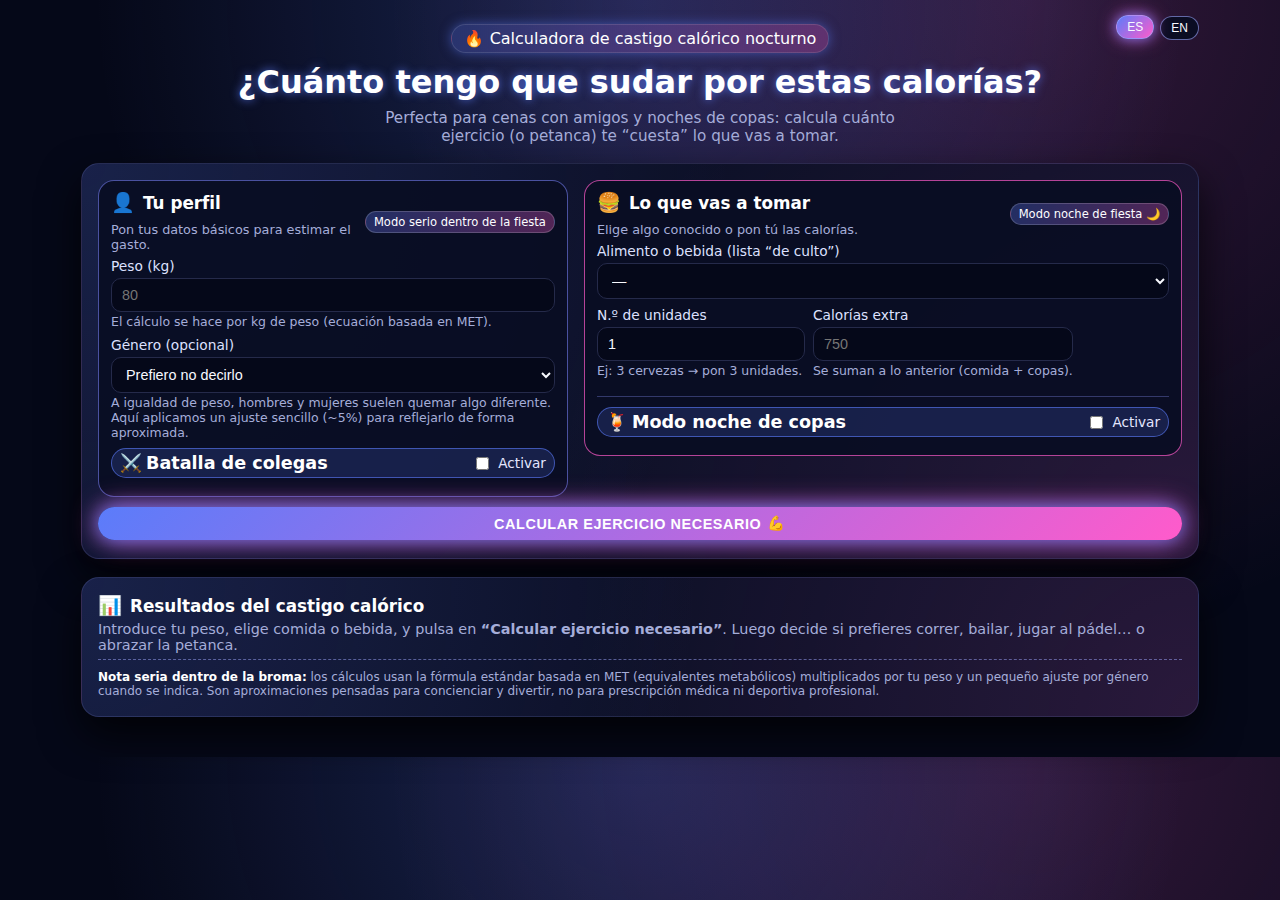
<file: index.html>
<!DOCTYPE html>
<html lang="es">
<head>
  <meta charset="UTF-8">
  <title>¿Cuánto tengo que sudar?</title>
  <meta name="viewport" content="width=device-width, initial-scale=1.0">

  <style>
    :root {
      --primary: #5b7cfa;
      --primary-soft: rgba(91, 124, 250, 0.15);
      --accent: #ff5bcb;
      --accent-soft: rgba(255, 91, 203, 0.15);
      --bg: #050818;
      --bg-alt: #090d23;
      --card-bg: #0c1027;
      --text-main: #f8f9ff;
      --text-soft: #a5add9;
      --danger: #ff7676;
      --border: #252a4a;
      --radius-lg: 18px;
    }

    * {
      box-sizing: border-box;
    }

    body {
      margin: 0;
      font-family: system-ui, -apple-system, BlinkMacSystemFont, "Segoe UI", sans-serif;
      background:
        radial-gradient(circle at top, rgba(91, 124, 250, 0.25), transparent 55%),
        radial-gradient(circle at 80% 0, rgba(255, 91, 203, 0.18), transparent 50%),
        var(--bg);
      color: var(--text-main);
    }

    .app {
      max-width: 1150px;
      margin: 0 auto;
      padding: 24px 16px 40px;
      position: relative;
    }

    /* Selector idioma */
    .lang-switcher {
      position: absolute;
      top: 16px;
      right: 16px;
      display: flex;
      gap: 6px;
      z-index: 10;
    }

    .lang-btn {
      border-radius: 999px;
      border: 1px solid rgba(159, 168, 255, 0.6);
      background: rgba(9, 13, 35, 0.95);
      color: #f8f9ff;
      font-size: 0.75rem;
      padding: 4px 10px;
      cursor: pointer;
      transition: background 0.15s, box-shadow 0.15s, transform 0.06s;
    }

    .lang-btn.active {
      background: linear-gradient(135deg, #5b7cfa, #ff5bcb);
      box-shadow:
        0 0 12px rgba(91, 124, 250, 0.7),
        0 0 18px rgba(255, 91, 203, 0.7);
      transform: translateY(-1px);
    }

    header {
      text-align: center;
      margin-bottom: 18px;
    }

    h1 {
      margin: 0;
      font-size: 2rem;
      font-weight: 800;
      color: #ffffff;
      text-shadow: 0 0 10px rgba(91, 124, 250, 0.8);
    }

    header p {
      margin: 8px auto 0;
      color: var(--text-soft);
      font-size: 0.95rem;
      max-width: 520px;
    }

    .pill {
      display: inline-flex;
      align-items: center;
      gap: 6px;
      background: linear-gradient(120deg, rgba(91, 124, 250, 0.25), rgba(255, 91, 203, 0.25));
      color: #ffffff;
      border-radius: 999px;
      padding: 4px 12px;
      font-size: 0.8rem;
      margin-bottom: 10px;
      border: 1px solid rgba(255, 255, 255, 0.12);
      box-shadow: 0 0 12px rgba(91, 124, 250, 0.5);
    }

    .pill span {
      font-size: 1rem;
    }

    .layout {
      display: flex;
      flex-direction: column;
      gap: 18px;
    }

    .card {
      background: radial-gradient(circle at top left, rgba(91, 124, 250, 0.16), transparent 55%),
                  radial-gradient(circle at bottom right, rgba(255, 91, 203, 0.12), transparent 55%),
                  var(--card-bg);
      border-radius: var(--radius-lg);
      padding: 16px 16px 18px;
      box-shadow: 0 18px 40px rgba(0, 0, 0, 0.75);
      border: 1px solid rgba(159, 168, 255, 0.15);
    }

    .card h2 {
      margin: 0 0 8px;
      font-size: 1.05rem;
      display: flex;
      align-items: center;
      gap: 8px;
      color: #ffffff;
    }

    .card h2 span.emoji {
      font-size: 1.2rem;
    }

    .card small {
      display: block;
      margin-top: 2px;
      color: var(--text-soft);
      font-size: 0.8rem;
    }

    /* FORM EN HORIZONTAL */
    .form-grid {
      display: grid;
      grid-template-columns: minmax(0, 1.1fr) minmax(0, 1.4fr);
      gap: 16px;
      align-items: flex-start;
    }

    @media (max-width: 900px) {
      .form-grid {
        grid-template-columns: 1fr;
      }
    }

    .section-card {
      background: rgba(9, 13, 35, 0.92);
      border-radius: 16px;
      padding: 10px 12px 12px;
      border: 1px solid rgba(102, 111, 214, 0.7);
    }

    .section-card.right {
      border-color: rgba(255, 91, 203, 0.7);
    }

    .section-title {
      display: flex;
      align-items: center;
      justify-content: space-between;
      gap: 8px;
      margin-bottom: 6px;
    }

    .section-title small {
      margin-top: 0;
    }

    .section-badge {
      font-size: 0.72rem;
      padding: 3px 8px;
      border-radius: 999px;
      border: 1px solid rgba(255, 255, 255, 0.18);
      background: linear-gradient(120deg, rgba(91, 124, 250, 0.3), rgba(255, 91, 203, 0.3));
      color: #fdfdff;
      white-space: nowrap;
    }

    .field {
      margin-bottom: 8px;
    }

    .field label {
      display: block;
      font-size: 0.86rem;
      margin-bottom: 4px;
      color: #dde1ff;
    }

    .field-row {
      display: flex;
      gap: 8px;
    }

    input[type="number"],
    input[type="text"],
    select {
      width: 100%;
      padding: 8px 10px;
      border-radius: 10px;
      border: 1px solid var(--border);
      font-size: 0.9rem;
      outline: none;
      background: #050819;
      color: var(--text-main);
      transition: border 0.15s, box-shadow 0.15s, background 0.15s;
    }

    input[type="number"]:focus,
    input[type="text"]:focus,
    select:focus {
      border-color: var(--accent);
      box-shadow: 0 0 0 2px rgba(255, 91, 203, 0.4);
      background: #080d22;
    }

    input[type="number"]::-webkit-outer-spin-button,
    input[type="number"]::-webkit-inner-spin-button {
      -webkit-appearance: none;
      margin: 0;
    }

    input[type="number"] {
      -moz-appearance: textfield;
    }

    .hint {
      font-size: 0.78rem;
      color: var(--text-soft);
      margin-top: 2px;
    }

    .btn {
      display: inline-flex;
      align-items: center;
      justify-content: center;
      gap: 6px;
      border-radius: 999px;
      padding: 8px 16px;
      border: none;
      cursor: pointer;
      font-size: 0.9rem;
      font-weight: 600;
      transition: transform 0.06s ease, box-shadow 0.1s ease, background 0.15s, filter 0.15s;
      user-select: none;
    }

    .btn-primary {
      background: linear-gradient(135deg, #5b7cfa, #ff5bcb);
      color: #fff;
      box-shadow:
        0 0 18px rgba(91, 124, 250, 0.8),
        0 0 28px rgba(255, 91, 203, 0.8);
      width: 100%;
      margin-top: 10px;
      text-transform: uppercase;
      letter-spacing: 0.04em;
    }

    .btn-primary:hover {
      transform: translateY(-1px);
      filter: brightness(1.05);
    }

    .btn-primary:active {
      transform: translateY(0);
      box-shadow: 0 10px 22px rgba(0, 0, 0, 0.7);
    }

    .toggle-row {
      display: flex;
      align-items: center;
      justify-content: space-between;
      margin-top: 6px;
      margin-bottom: 6px;
      font-size: 0.85rem;
      color: var(--text-soft);
      padding: 4px 8px;
      border-radius: 999px;
      background: rgba(91, 124, 250, 0.18);
      border: 1px solid rgba(91, 124, 250, 0.6);
    }

    .toggle-row label {
      display: flex;
      align-items: center;
      gap: 6px;
      cursor: pointer;
      color: #e4e6ff;
    }

    .toggle-row input {
      accent-color: #ff5bcb;
    }

    .toggle-label-strong {
      color: #ffffff;
      font-weight: 600;
      display: inline-flex;
      align-items: center;
      gap: 4px;
    }

    .toggle-label-strong span {
      font-size: 1.1rem;
    }

    .subcard {
      border-radius: 14px;
      border: 1px solid rgba(255, 91, 203, 0.7);
      padding: 8px 10px;
      background: linear-gradient(135deg, rgba(255, 91, 203, 0.15), rgba(91, 124, 250, 0.15));
      margin-top: 6px;
      margin-bottom: 4px;
      box-shadow: 0 0 18px rgba(255, 91, 203, 0.35);
    }

    .subcard.battle {
      border-color: rgba(91, 124, 250, 0.8);
      background: linear-gradient(135deg, rgba(91, 124, 250, 0.18), rgba(12, 16, 39, 0.95));
      box-shadow: 0 0 18px rgba(91, 124, 250, 0.5);
    }

    .subcard h3 {
      margin: 0 0 4px;
      font-size: 0.9rem;
      display: flex;
      align-items: center;
      gap: 6px;
      color: #ffffff;
    }

    .subcard h3 span {
      font-size: 1rem;
    }

    .chips {
      display: flex;
      flex-wrap: wrap;
      gap: 6px;
      margin-top: 4px;
      align-items: center;
    }

    .tag-soft {
      font-size: 0.72rem;
      padding: 2px 6px;
      border-radius: 999px;
      background: rgba(9, 13, 35, 0.9);
      color: var(--text-soft);
      display: inline-flex;
      align-items: center;
      gap: 4px;
    }

    .tag-soft span {
      font-size: 1rem;
    }

    .error {
      margin-top: 6px;
      font-size: 0.8rem;
      color: var(--danger);
    }

    hr.divider {
      border: none;
      border-top: 1px solid rgba(116, 125, 214, 0.4);
      margin: 10px 0;
    }

    /* RESULTADOS */
    .results-header {
      display: flex;
      justify-content: space-between;
      align-items: baseline;
      gap: 8px;
      margin-bottom: 4px;
    }

    .results-header h2 {
      margin: 0;
      font-size: 1.05rem;
      color: #ffffff;
      display: flex;
      align-items: center;
      gap: 8px;
    }

    .badge-kcal {
      background: rgba(255, 200, 120, 0.16);
      color: #ffd9a0;
      padding: 4px 10px;
      border-radius: 999px;
      font-size: 0.78rem;
      border: 1px solid rgba(255, 200, 120, 0.65);
      white-space: nowrap;
      box-shadow: 0 0 12px rgba(255, 193, 94, 0.7);
    }

    .phrase {
      font-size: 0.9rem;
      color: var(--text-soft);
      margin-bottom: 8px;
      padding-bottom: 6px;
      border-bottom: 1px dashed rgba(159, 168, 255, 0.5);
    }

    .people-tabs {
      display: flex;
      flex-wrap: wrap;
      gap: 6px;
      margin-bottom: 8px;
    }

    .people-tabs button {
      font-size: 0.8rem;
      padding: 4px 10px;
      border-radius: 999px;
      border: 1px solid rgba(116, 125, 214, 0.75);
      background: rgba(9, 13, 35, 0.9);
      cursor: pointer;
      color: var(--text-soft);
      display: inline-flex;
      align-items: center;
      gap: 5px;
    }

    .people-tabs button span.icon {
      font-size: 0.9rem;
    }

    .people-tabs button.active {
      border-color: rgba(255, 91, 203, 0.9);
      background: radial-gradient(circle at top, rgba(255, 91, 203, 0.35), transparent 60%);
      color: #ffffff;
      font-weight: 600;
      box-shadow: 0 0 14px rgba(255, 91, 203, 0.7);
    }

    .table-wrapper {
      max-height: 380px;
      overflow: auto;
      border-radius: 10px;
      border: 1px solid rgba(87, 96, 193, 0.7);
      background: rgba(7, 10, 29, 0.96);
      box-shadow: inset 0 0 18px rgba(0, 0, 0, 0.7);
    }

    table {
      width: 100%;
      border-collapse: collapse;
      font-size: 0.82rem;
      color: #e4e6ff;
    }

    thead {
      position: sticky;
      top: 0;
      background: linear-gradient(90deg, rgba(91, 124, 250, 0.4), rgba(255, 91, 203, 0.4));
      z-index: 1;
    }

    th, td {
      padding: 6px 8px;
      text-align: left;
      border-bottom: 1px solid rgba(50, 56, 121, 0.9);
    }

    th {
      font-weight: 600;
      font-size: 0.8rem;
    }

    tbody tr:nth-child(even) {
      background: rgba(12, 16, 39, 0.96);
    }

    tbody tr:nth-child(odd) {
      background: rgba(8, 11, 30, 0.96);
    }

    .activity-name {
      font-weight: 500;
      color: #ffffff;
    }

    .activity-soft {
      font-size: 0.78rem;
      color: var(--text-soft);
    }

    .disclaimer {
      margin-top: 10px;
      font-size: 0.75rem;
      color: var(--text-soft);
    }

    .disclaimer strong {
      color: #ffffff;
    }
  </style>
</head>
<body>
  <div class="app">
    <!-- Selector de idioma -->
    <div class="lang-switcher">
      <button type="button" class="lang-btn active" data-lang="es">ES</button>
      <button type="button" class="lang-btn" data-lang="en">EN</button>
    </div>

    <header>
      <div class="pill">
        <span>🔥</span>
        <span data-i18n="header.pill">Calculadora de castigo calórico nocturno</span>
      </div>
      <h1 data-i18n="header.title">¿Cuánto tengo que sudar por estas calorías?</h1>
      <p data-i18n="header.subtitle">
        Perfecta para cenas con amigos y noches de copas: calcula cuánto ejercicio (o petanca)
        te “cuesta” lo que vas a tomar.
      </p>
    </header>

    <div class="layout">
      <!-- FORMULARIO EN HORIZONTAL -->
      <div class="card">
        <div class="form-grid">
          <!-- PERFIL -->
          <div class="section-card">
            <div class="section-title">
              <div>
                <h2>
                  <span class="emoji">👤</span>
                  <span data-i18n="profile.title">Tu perfil</span>
                </h2>
                <small data-i18n="profile.subtitle">
                  Pon tus datos básicos para estimar el gasto.
                </small>
              </div>
              <div class="section-badge" data-i18n="profile.badge">
                Modo serio dentro de la fiesta
              </div>
            </div>

            <div class="field">
              <label for="peso" data-i18n="profile.weightLabel">Peso (kg)</label>
              <input type="number" id="peso" min="30" max="250" placeholder="80">
              <div class="hint" data-i18n="profile.weightHint">
                El cálculo se hace por kg de peso (ecuación basada en MET).
              </div>
            </div>

            <div class="field">
              <label for="sexo" data-i18n="profile.genderLabel">Género (opcional)</label>
              <select id="sexo">
                <option value="">{{/* texto lo pone JS */}}</option>
                <option value="hombre"></option>
                <option value="mujer"></option>
                <option value="otro"></option>
              </select>
              <div class="hint" data-i18n="profile.genderHint">
                A igualdad de peso, hombres y mujeres suelen quemar algo diferente. Aquí aplicamos
                un ajuste sencillo (~5%) para reflejarlo de forma aproximada.
              </div>
            </div>

            <div class="toggle-row">
              <span class="toggle-label-strong">
                <span>⚔️</span>
                <span data-i18n="battle.toggleTitle">Batalla de colegas</span>
              </span>
              <label>
                <input type="checkbox" id="toggleBattle">
                <span data-i18n="generic.enable">Activar</span>
              </label>
            </div>

            <div id="battleBlock" class="subcard battle" style="display:none;">
              <h3>
                <span>👥</span>
                <span data-i18n="battle.title">Batalla de colegas</span>
              </h3>
              <div class="field-row">
                <div class="field">
                  <label data-i18n="battle.name1">Nombre 1</label>
                  <input type="text" id="friend1Name" placeholder="Alex">
                </div>
                <div class="field">
                  <label data-i18n="battle.weight1">Peso 1 (kg)</label>
                  <input type="number" id="friend1Weight" min="30" max="250">
                </div>
              </div>
              <div class="field-row">
                <div class="field">
                  <label data-i18n="battle.name2">Nombre 2</label>
                  <input type="text" id="friend2Name" placeholder="Marta">
                </div>
                <div class="field">
                  <label data-i18n="battle.weight2">Peso 2 (kg)</label>
                  <input type="number" id="friend2Weight" min="30" max="250">
                </div>
              </div>
              <div class="field-row">
                <div class="field">
                  <label data-i18n="battle.name3">Nombre 3</label>
                  <input type="text" id="friend3Name" placeholder="Juan">
                </div>
                <div class="field">
                  <label data-i18n="battle.weight3">Peso 3 (kg)</label>
                  <input type="number" id="friend3Weight" min="30" max="250">
                </div>
              </div>
              <div class="hint" data-i18n="battle.hint">
                Si nadie aquí tiene peso válido, solo te usamos a ti. Si los rellenas, todos comparten castigo calórico.
              </div>
            </div>
          </div>

          <!-- COMIDA Y COPAS -->
          <div class="section-card right">
            <div class="section-title">
              <div>
                <h2>
                  <span class="emoji">🍔</span>
                  <span data-i18n="food.title">Lo que vas a tomar</span>
                </h2>
                <small data-i18n="food.subtitle">
                  Elige algo conocido o pon tú las calorías.
                </small>
              </div>
              <div class="section-badge" data-i18n="food.badge">
                Modo noche de fiesta 🌙
              </div>
            </div>

            <div class="field">
              <label for="foodSelect" data-i18n="food.labelMain">
                Alimento o bebida (lista “de culto”)
              </label>
              <select id="foodSelect">
                <option value="0" data-label="">—</option>
                <!-- McDonald's / fast food -->
                <option value="500" data-label="Happy Meal McDonald's">Happy Meal McDonald's (~500 kcal)</option>
                <option value="550" data-label="Big Mac">Big Mac (~550 kcal)</option>
                <option value="510" data-label="Menú mediano McDonald's">Menú mediano McDonald's (~510 kcal)</option>
                <option value="700" data-label="Whopper Burger King">Whopper Burger King (~700 kcal)</option>
                <option value="800" data-label="Menú Whopper mediano">Menú Whopper mediano (~800 kcal)</option>
                <option value="480" data-label="McPollo">McPollo (~480 kcal)</option>
                <option value="250" data-label="6 Nuggets McDonald's">6 Nuggets McDonald's (~250 kcal)</option>
                <option value="340" data-label="Patatas fritas medianas McDonald's">Patatas medianas McDonald's (~340 kcal)</option>
                <option value="420" data-label="Patatas gajo Burger King">Patatas gajo Burger King (~420 kcal)</option>

                <!-- Pizza / italiano -->
                <option value="450" data-label="Porción pizza queso">Porción pizza queso (~450 kcal)</option>
                <option value="500" data-label="Porción pizza pepperoni">Porción pizza pepperoni (~500 kcal)</option>
                <option value="600" data-label="Lasaña boloñesa">Lasaña boloñesa (~600 kcal)</option>
                <option value="700" data-label="Ración pasta carbonara">Ración pasta carbonara (~700 kcal)</option>

                <!-- Tapas / comida española -->
                <option value="250" data-label="Pincho de tortilla">Pincho de tortilla (~250 kcal)</option>
                <option value="500" data-label="Ración patatas bravas">Ración patatas bravas (~500 kcal)</option>
                <option value="350" data-label="3 croquetas de jamón">3 croquetas de jamón (~350 kcal)</option>
                <option value="450" data-label="Bocadillo de jamón serrano">Bocadillo de jamón serrano (~450 kcal)</option>
                <option value="550" data-label="Bocadillo de calamares">Bocadillo de calamares (~550 kcal)</option>

                <!-- Dulces / bollería -->
                <option value="280" data-label="Donut clásico">Donut clásico (~280 kcal)</option>
                <option value="220" data-label="Croissant de mantequilla">Croissant de mantequilla (~220 kcal)</option>
                <option value="400" data-label="Palmera de chocolate">Palmera de chocolate (~400 kcal)</option>
                <option value="450" data-label="Brownie de chocolate">Brownie de chocolate (~450 kcal)</option>
                <option value="450" data-label="Muffin de chocolate">Muffin de chocolate (~450 kcal)</option>
                <option value="550" data-label="Tarta de queso porción">Tarta de queso porción (~550 kcal)</option>
                <option value="500" data-label="Tarta de chocolate porción">Tarta de chocolate porción (~500 kcal)</option>

                <!-- Snacks / chocolatinas -->
                <option value="150" data-label="Barrita chocolate tipo KitKat">Barrita chocolate tipo KitKat (~150 kcal)</option>
                <option value="240" data-label="Barrita Snickers">Barrita Snickers (~240 kcal)</option>
                <option value="250" data-label="Bolsa patatas fritas pequeña">Patatas fritas bolsa pequeña (~250 kcal)</option>
                <option value="500" data-label="Bolsa patatas fritas grande">Patatas fritas bolsa grande (~500 kcal)</option>
                <option value="200" data-label="Kinder Bueno (2 barritas)">Kinder Bueno (2 barritas) (~200 kcal)</option>
                <option value="200" data-label="Helado de palo cremoso">Helado de palo cremoso (~200 kcal)</option>
                <option value="280" data-label="Helado tipo Magnum">Helado tipo Magnum (~280 kcal)</option>

                <!-- Bebidas (también disponibles en modo copas, pero aquí como parte de la cena) -->
                <option value="150" data-label="Cerveza 330 ml">Cerveza 330 ml (~150 kcal)</option>
                <option value="210" data-label="Gin-tonic estándar">Gin-tonic estándar (~210 kcal)</option>
                <option value="200" data-label="Ron-cola">Ron-cola (~200 kcal)</option>
                <option value="240" data-label="Mojito">Mojito (~240 kcal)</option>
                <option value="90" data-label="Copa de vino tinto">Copa de vino tinto (~90 kcal)</option>
                <option value="110" data-label="Copa de vino blanco">Copa de vino blanco (~110 kcal)</option>
                <option value="120" data-label="Refresco azucarado 330 ml">Refresco azucarado 330 ml (~120 kcal)</option>
                <option value="100" data-label="Vermú">Vermú (~100 kcal)</option>

                <!-- Otros -->
                <option value="650" data-label="Hamburguesa casera completa">Hamburguesa casera completa (~650 kcal)</option>
                <option value="350" data-label="Ración de sushi (8 piezas)">Ración de sushi (8 piezas) (~350 kcal)</option>
                <option value="300" data-label="Ensalada César completa">Ensalada César completa (~300 kcal)</option>

                <!-- Sin selección -->
                <option value="custom" data-label="Personalizado">Otro / none</option>
              </select>
            </div>

            <div class="field-row">
              <div class="field">
                <label for="unidades" data-i18n="food.unitsLabel">N.º de unidades</label>
                <input type="number" id="unidades" min="1" value="1">
                <div class="hint" data-i18n="food.unitsHint">
                  Ej: 3 cervezas → pon 3 unidades.
                </div>
              </div>
              <div class="field">
                <label for="customKcal" data-i18n="food.extraLabel">Calorías extra</label>
                <input type="number" id="customKcal" min="1" placeholder="750">
                <div class="hint" data-i18n="food.extraHint">
                  Se suman a lo anterior (comida + copas).
                </div>
              </div>
            </div>

            <hr class="divider">

            <!-- TOGGLE MODO NOCHE DE COPAS -->
            <div class="toggle-row">
              <span class="toggle-label-strong">
                <span>🍹</span>
                <span data-i18n="drinks.toggleTitle">Modo noche de copas</span>
              </span>
              <label>
                <input type="checkbox" id="toggleDrinks">
                <span data-i18n="generic.enable">Activar</span>
              </label>
            </div>

            <!-- MODO NOCHE DE COPAS (colapsable) -->
            <div id="drinksBlock" class="subcard" style="display:none;">
              <h3>
                <span>🌙</span>
                <span data-i18n="drinks.title">Noche de copas</span>
              </h3>
              <div class="field-row">
                <div class="field">
                  <label for="drinkSelect" data-i18n="drinks.drinkLabel">Bebida</label>
                  <select id="drinkSelect">
                    <option value="">—</option>
                    <option value="150">Cerveza 330 ml (~150 kcal)</option>
                    <option value="210">Gin-tonic (~210 kcal)</option>
                    <option value="200">Ron-cola (~200 kcal)</option>
                    <option value="240">Mojito (~240 kcal)</option>
                    <option value="90">Copa vino tinto (~90 kcal)</option>
                    <option value="110">Copa vino blanco (~110 kcal)</option>
                    <option value="100">Vermú (~100 kcal)</option>
                  </select>
                </div>
                <div class="field">
                  <label for="numCopas" data-i18n="drinks.numLabel">N.º de copas</label>
                  <input type="number" id="numCopas" min="1" value="3">
                </div>
              </div>
              <div class="chips">
                <span class="tag-soft" data-i18n="drinks.chipText">
                  Estas calorías se suman al resto.
                </span>
              </div>
              <div class="hint" data-i18n="drinks.hint">
                Perfecto para ver cuánto “vale” tu noche de copas además de la cena.
              </div>
            </div>
          </div>
        </div>

        <button class="btn btn-primary" id="btnCalcular">
          <span data-i18n="btn.calculate">Calcular ejercicio necesario</span>
          <span>💪</span>
        </button>
        <div id="errorBox" class="error" style="display:none;"></div>
      </div>

      <!-- RESULTADOS DEBAJO -->
      <div class="card">
        <div class="results-header">
          <h2>
            <span class="emoji">📊</span>
            <span data-i18n="results.title">Resultados del castigo calórico</span>
          </h2>
          <div id="kcalBadge" class="badge-kcal" style="display:none;"></div>
        </div>
        <div id="phraseBox" class="phrase"></div>

        <div id="peopleTabs" class="people-tabs" style="display:none;"></div>

        <div class="table-wrapper" id="tableWrapper" style="display:none;">
          <table>
            <thead>
              <tr>
                <th data-i18n="table.activity">Actividad</th>
                <th data-i18n="table.time">Tiempo aprox.</th>
                <th data-i18n="table.distance">Distancia aprox.</th>
              </tr>
            </thead>
            <tbody id="resultsBody">
              <!-- Filas dinámicas -->
            </tbody>
          </table>
        </div>

        <div id="disclaimer" class="disclaimer"></div>
      </div>
    </div>
  </div>

  <script>
    // --- Idioma actual ---
    let currentLang = 'es';

    const I18N = {
      es: {
        'doc.title': '¿Cuánto tengo que sudar?',
        'header.pill': 'Calculadora de castigo calórico nocturno',
        'header.title': '¿Cuánto tengo que sudar por estas calorías?',
        'header.subtitle':
          'Perfecta para cenas con amigos y noches de copas: calcula cuánto ejercicio (o petanca) te “cuesta” lo que vas a tomar.',

        'profile.title': 'Tu perfil',
        'profile.subtitle': 'Pon tus datos básicos para estimar el gasto.',
        'profile.badge': 'Modo serio dentro de la fiesta',
        'profile.weightLabel': 'Peso (kg)',
        'profile.weightHint': 'El cálculo se hace por kg de peso (ecuación basada en MET).',
        'profile.genderLabel': 'Género (opcional)',
        'profile.genderHint':
          'A igualdad de peso, hombres y mujeres suelen quemar algo diferente. Aquí aplicamos un ajuste sencillo (~5%) para reflejarlo de forma aproximada.',

        'battle.toggleTitle': 'Batalla de colegas',
        'battle.title': 'Batalla de colegas',
        'battle.name1': 'Nombre 1',
        'battle.weight1': 'Peso 1 (kg)',
        'battle.name2': 'Nombre 2',
        'battle.weight2': 'Peso 2 (kg)',
        'battle.name3': 'Nombre 3',
        'battle.weight3': 'Peso 3 (kg)',
        'battle.hint':
          'Si nadie aquí tiene peso válido, solo te usamos a ti. Si los rellenas, todos comparten castigo calórico.',

        'food.title': 'Lo que vas a tomar',
        'food.subtitle': 'Elige algo conocido o pon tú las calorías.',
        'food.badge': 'Modo noche de fiesta 🌙',
        'food.labelMain': 'Alimento o bebida (lista “de culto”)',
        'food.unitsLabel': 'N.º de unidades',
        'food.unitsHint': 'Ej: 3 cervezas → pon 3 unidades.',
        'food.extraLabel': 'Calorías extra',
        'food.extraHint': 'Se suman a lo anterior (comida + copas).',

        'drinks.toggleTitle': 'Modo noche de copas',
        'drinks.title': 'Noche de copas',
        'drinks.drinkLabel': 'Bebida',
        'drinks.numLabel': 'N.º de copas',
        'drinks.chipText': 'Estas calorías se suman al resto.',
        'drinks.hint': 'Perfecto para ver cuánto “vale” tu noche de copas además de la cena.',

        'btn.calculate': 'Calcular ejercicio necesario',

        'results.title': 'Resultados del castigo calórico',
        'table.activity': 'Actividad',
        'table.time': 'Tiempo aprox.',
        'table.distance': 'Distancia aprox.',

        'phrase.initial':
          'Introduce tu peso, elige comida o bebida, y pulsa en <strong>“Calcular ejercicio necesario”</strong>. Luego decide si prefieres correr, bailar, jugar al pádel… o abrazar la petanca.',

        'disclaimer':
          '<strong>Nota seria dentro de la broma:</strong> los cálculos usan la fórmula estándar basada en MET (equivalentes metabólicos) multiplicados por tu peso y un pequeño ajuste por género cuando se indica. Son aproximaciones pensadas para concienciar y divertir, no para prescripción médica ni deportiva profesional.',

        'generic.enable': 'Activar',

        // Select género
        'gender.opt0': 'Prefiero no decirlo',
        'gender.optMale': 'Hombre',
        'gender.optFemale': 'Mujer',
        'gender.optOther': 'Otro'
      },
      en: {
        'doc.title': 'How much do I need to sweat?',
        'header.pill': 'Night-time calorie punishment calculator',
        'header.title': 'How much do I need to sweat for these calories?',
        'header.subtitle':
          'Perfect for dinners with friends and party nights: see how much exercise (or pétanque) your food and drinks “cost”.',

        'profile.title': 'Your profile',
        'profile.subtitle': 'Fill your basic data to estimate energy cost.',
        'profile.badge': 'Serious mode inside the party',
        'profile.weightLabel': 'Weight (kg)',
        'profile.weightHint': 'The calculation uses your weight in kg (MET-based equation).',
        'profile.genderLabel': 'Gender (optional)',
        'profile.genderHint':
          'For the same weight, men and women often burn slightly different amounts. We apply a simple (~5%) adjustment to reflect that roughly.',

        'battle.toggleTitle': 'Friends battle',
        'battle.title': 'Friends battle',
        'battle.name1': 'Name 1',
        'battle.weight1': 'Weight 1 (kg)',
        'battle.name2': 'Name 2',
        'battle.weight2': 'Weight 2 (kg)',
        'battle.name3': 'Name 3',
        'battle.weight3': 'Weight 3 (kg)',
        'battle.hint':
          'If no valid weight is set here, only you are used. If you fill them, everyone shares the calorie punishment.',

        'food.title': 'What you’re having',
        'food.subtitle': 'Pick something from the list or enter calories yourself.',
        'food.badge': 'Party night mode 🌙',
        'food.labelMain': 'Food or drink (cult list)',
        'food.unitsLabel': 'Number of units',
        'food.unitsHint': 'Example: 3 beers → enter 3 units.',
        'food.extraLabel': 'Extra calories',
        'food.extraHint': 'These are added on top (food + drinks).',

        'drinks.toggleTitle': 'Night drinks mode',
        'drinks.title': 'Night of drinks',
        'drinks.drinkLabel': 'Drink',
        'drinks.numLabel': 'Number of drinks',
        'drinks.chipText': 'These calories are added to the total.',
        'drinks.hint': 'Perfect to see how much your drinks “cost” on top of dinner.',

        'btn.calculate': 'Calculate required exercise',

        'results.title': 'Calorie punishment results',
        'table.activity': 'Activity',
        'table.time': 'Approx. time',
        'table.distance': 'Approx. distance',

        'phrase.initial':
          'Enter your weight, choose food or drinks and click <strong>“Calculate required exercise”</strong>. Then decide if you want to run, dance, play padel… or fully embrace pétanque.',

        'disclaimer':
          '<strong>Serious note behind the joke:</strong> calculations use the standard MET-based formula (metabolic equivalents) multiplied by your weight, plus a small gender adjustment when given. These are rough estimates for awareness and fun, not medical or professional training advice.',

        'generic.enable': 'Enable',

        'gender.opt0': 'Prefer not to say',
        'gender.optMale': 'Male',
        'gender.optFemale': 'Female',
        'gender.optOther': 'Other'
      }
    };

    const MESSAGES = {
      es: {
        errorUnits: 'Introduce un número de unidades válido (mínimo 1).',
        errorWeight: 'Introduce tu peso en kg (entre 30 y 250 kg).',
        errorNoKcal: 'Necesitamos al menos alguna caloría (comida, copas o extra) para calcular.',
        errorDrinksInvalid: 'Para el modo copas, elige una bebida y un número de copas válidos.'
      },
      en: {
        errorUnits: 'Enter a valid number of units (minimum 1).',
        errorWeight: 'Enter your weight in kg (between 30 and 250 kg).',
        errorNoKcal: 'We need at least some calories (food, drinks or extra) to calculate.',
        errorDrinksInvalid: 'For drinks mode, choose a drink and a valid number of drinks.'
      }
    };

    const PHRASES = {
      es: [
        (k, l) => `Tu elección (${l}) son aproximadamente ${k} kcal. No es pecado, pero el cuerpo te lo va a cobrar en sudor.`,
        (k, l) => `Eso que vas a tomar (${l}) equivale a una pequeña negociación con tu sistema cardiovascular: ${k} kcal en la mesa, a cambio de deporte después.`,
        (k, l) => `Si las calorías fuesen una moneda, ${l} te está saliendo caro: ${k} monedas de sudor.`,
        (k, l) => `Buenas noticias: ${l} no es eterno. Malas noticias: las ${k} kcal tampoco desaparecen solas.`,
        (k, l) => `Tu ${l} es básicamente un “préstamo” de ${k} kcal. Este simulador te enseña el plan de devolución.`,
        (k, l) => `Esto (${l}) son ${k} kcal. No hace falta sentirse culpable, pero sí responsable… o al menos reírse un rato calculando el castigo.`
      ],
      en: [
        (k, l) => `Your choice (${l}) is roughly ${k} kcal. Not a crime, but your body will charge interest in sweat.`,
        (k, l) => `What you're having (${l}) is a small negotiation with your cardiovascular system: ${k} kcal on the table, exercise as repayment.`,
        (k, l) => `If calories were a currency, ${l} is quite pricey: ${k} sweat coins.`,
        (k, l) => `Good news: ${l} won’t last forever. Bad news: those ${k} kcal won’t vanish by themselves.`,
        (k, l) => `Your ${l} is basically a “loan” of ${k} kcal. This simulator shows your repayment plan.`,
        (k, l) => `This (${l}) is ${k} kcal. No need for guilt, just a bit of responsibility… and maybe a laugh while you check the punishment.`
      ]
    };

    const ACTIVITIES = [
      {
        id: 'correr',
        name: { es: 'Correr', en: 'Running' },
        met: 8.5, hasDistance: true, speed: 8,
        note: { es: 'trote alegre ~8 km/h', en: 'easy run ~8 km/h' }
      },
      {
        id: 'andar',
        name: { es: 'Andar rápido', en: 'Brisk walking' },
        met: 3.8, hasDistance: true, speed: 5.5,
        note: { es: 'paseo ligero ~5,5 km/h', en: 'light walk ~5.5 km/h' }
      },
      {
        id: 'bailar',
        name: { es: 'Bailar', en: 'Dancing' },
        met: 6, hasDistance: false,
        note: { es: 'discoteca / “Maniac” vibes', en: 'club dancing / “Maniac” vibes' }
      },
      {
        id: 'futbol',
        name: { es: 'Fútbol', en: 'Football / Soccer' },
        met: 7, hasDistance: false,
        note: { es: 'partido informal con colegas', en: 'casual match with friends' }
      },
      {
        id: 'artes_marciales',
        name: { es: 'Artes marciales', en: 'Martial arts' },
        met: 10, hasDistance: false,
        note: { es: 'sparring / combate', en: 'sparring / fighting' }
      },
      {
        id: 'musculacion',
        name: { es: 'Musculación (gym)', en: 'Weight training (gym)' },
        met: 6, hasDistance: false,
        note: { es: 'entreno serio, no selfies', en: 'serious workout, not selfies' }
      },
      {
        id: 'body_combat',
        name: { es: 'Body combat', en: 'Body combat' },
        met: 8, hasDistance: false,
        note: { es: 'clase dirigida alta intensidad', en: 'high-intensity class' }
      },
      {
        id: 'spinning',
        name: { es: 'Spinning', en: 'Spinning' },
        met: 9, hasDistance: false,
        note: { es: 'clase de bici indoor a tope', en: 'intense indoor cycling class' }
      },
      {
        id: 'bici_exterior',
        name: { es: 'Bicicleta exterior', en: 'Outdoor cycling' },
        met: 7, hasDistance: true, speed: 18,
        note: { es: 'bici urbana / paseo rápido', en: 'urban / fast leisure cycling' }
      },
      {
        id: 'nadar',
        name: { es: 'Nadar', en: 'Swimming' },
        met: 6.5, hasDistance: false,
        note: { es: 'crol moderado', en: 'moderate freestyle' }
      },
      {
        id: 'alpinismo',
        name: { es: 'Alpinismo / senderismo', en: 'Hiking / mountaineering' },
        met: 7, hasDistance: true, speed: 4,
        note: { es: 'subida con desnivel', en: 'uphill hiking' }
      },
      {
        id: 'padel',
        name: { es: 'Pádel', en: 'Padel' },
        met: 7, hasDistance: false,
        note: { es: 'partido dobles', en: 'doubles match' }
      },
      {
        id: 'tenis',
        name: { es: 'Tenis', en: 'Tennis' },
        met: 7.3, hasDistance: false,
        note: { es: 'partido recreativo', en: 'recreational match' }
      },
      {
        id: 'atletismo',
        name: { es: 'Atletismo (series)', en: 'Track intervals' },
        met: 10, hasDistance: true, speed: 10,
        note: { es: 'carreras más intensas', en: 'more intense running intervals' }
      },
      {
        id: 'escalada',
        name: { es: 'Escalada', en: 'Climbing' },
        met: 9, hasDistance: false,
        note: { es: 'rocódromo o roca', en: 'indoor or outdoor climbing' }
      },
      {
        id: 'petanca',
        name: { es: 'Petanca', en: 'Pétanque / boules' },
        met: 2.5, hasDistance: false,
        note: { es: 'sí, también cuenta 😄', en: 'yes, this counts too 😄' }
      },
      {
        id: 'dardos',
        name: { es: 'Dardos', en: 'Darts' },
        met: 2, hasDistance: false,
        note: { es: 'ideal para la noche de copas', en: 'perfect during a night out' }
      }
    ];

    let currentResults = { people: [], kcal: 0, label: '' };
    let activePersonIndex = 0;

    function tMsg(code) {
      return (MESSAGES[currentLang] && MESSAGES[currentLang][code]) || code;
    }

    function randomPhrase(kcal, label) {
      const arr = PHRASES[currentLang] || PHRASES.es;
      const idx = Math.floor(Math.random() * arr.length);
      return arr[idx](kcal, label || (currentLang === 'en' ? 'your choice' : 'tu elección'));
    }

    function formatMinutes(mins) {
      if (mins < 1) {
        return currentLang === 'en' ? 'less than 1 min' : 'menos de 1 min';
      }
      const h = Math.floor(mins / 60);
      const m = Math.round(mins % 60);
      if (h === 0) return `${m} min`;
      if (m === 0) return `${h} h`;
      return `${h} h ${m} min`;
    }

    function formatDistance(km) {
      if (!km || km <= 0.05) return '—';
      if (km < 1) return `${(km * 1000).toFixed(0)} m`;
      if (km < 10) return `${km.toFixed(1)} km`;
      return `${km.toFixed(1)} km`;
    }

    // DOM
    const langButtons = document.querySelectorAll('.lang-btn');
    const pesoInput = document.getElementById('peso');
    const sexoSelect = document.getElementById('sexo');
    const toggleBattle = document.getElementById('toggleBattle');
    const battleBlock = document.getElementById('battleBlock');
    const toggleDrinks = document.getElementById('toggleDrinks');
    const drinksBlock = document.getElementById('drinksBlock');

    const friendInputs = [
      { name: document.getElementById('friend1Name'), weight: document.getElementById('friend1Weight') },
      { name: document.getElementById('friend2Name'), weight: document.getElementById('friend2Weight') },
      { name: document.getElementById('friend3Name'), weight: document.getElementById('friend3Weight') }
    ];

    const foodSelect = document.getElementById('foodSelect');
    const unidadesInput = document.getElementById('unidades');
    const customKcalInput = document.getElementById('customKcal');

    const drinkSelect = document.getElementById('drinkSelect');
    const numCopasInput = document.getElementById('numCopas');

    const btnCalcular = document.getElementById('btnCalcular');
    const errorBox = document.getElementById('errorBox');

    const phraseBox = document.getElementById('phraseBox');
    const kcalBadge = document.getElementById('kcalBadge');
    const peopleTabs = document.getElementById('peopleTabs');
    const tableWrapper = document.getElementById('tableWrapper');
    const resultsBody = document.getElementById('resultsBody');
    const disclaimerBox = document.getElementById('disclaimer');

    function applyLanguage(lang) {
      currentLang = lang;
      const dict = I18N[lang] || I18N.es;

      document.title = dict['doc.title'] || document.title;

      document.querySelectorAll('[data-i18n]').forEach(el => {
        const key = el.getAttribute('data-i18n');
        if (dict[key] !== undefined) {
          el.textContent = dict[key];
        }
      });

      // Género select
      const opts = sexoSelect.options;
      if (opts[0]) opts[0].textContent = dict['gender.opt0'];
      if (opts[1]) opts[1].textContent = dict['gender.optMale'];
      if (opts[2]) opts[2].textContent = dict['gender.optFemale'];
      if (opts[3]) opts[3].textContent = dict['gender.optOther'];

      // Frase inicial si no hay resultados todavía
      if (!currentResults.kcal || currentResults.kcal <= 0) {
        phraseBox.innerHTML = dict['phrase.initial'];
      }

      // Disclaimer
      disclaimerBox.innerHTML = dict['disclaimer'];

      // Actualizar resultados si ya existen
      if (currentResults.kcal > 0) {
        renderResults(currentResults.label);
      }

      // Botones idioma
      langButtons.forEach(btn => {
        btn.classList.toggle('active', btn.getAttribute('data-lang') === lang);
      });
    }

    langButtons.forEach(btn => {
      btn.addEventListener('click', () => {
        const lang = btn.getAttribute('data-lang');
        applyLanguage(lang);
      });
    });

    toggleBattle.addEventListener('change', () => {
      battleBlock.style.display = toggleBattle.checked ? 'block' : 'none';
    });

    toggleDrinks.addEventListener('change', () => {
      drinksBlock.style.display = toggleDrinks.checked ? 'block' : 'none';
    });

    btnCalcular.addEventListener('click', calcular);

    [pesoInput, customKcalInput, unidadesInput].forEach(el => {
      el.addEventListener('keydown', e => {
        if (e.key === 'Enter') {
          e.preventDefault();
          calcular();
        }
      });
    });

    function showError(msg) {
      errorBox.textContent = msg;
      errorBox.style.display = 'block';
    }

    function clearError() {
      errorBox.textContent = '';
      errorBox.style.display = 'none';
    }

    function calcular() {
      clearError();

      let foodKcal = 0;
      let manualKcal = 0;
      let drinksKcal = 0;
      const labelParts = [];

      const unidades = parseInt(unidadesInput.value || '1', 10);
      const customKcal = parseFloat(customKcalInput.value);

      const selectedOption = foodSelect.options[foodSelect.selectedIndex];
      const foodValRaw = foodSelect.value;

      if (foodValRaw !== '0' && foodValRaw !== 'custom') {
        const base = parseFloat(foodValRaw || '0');
        if (base > 0) {
          if (!unidades || unidades <= 0) {
            showError(tMsg('errorUnits'));
            return;
          }
          foodKcal = base * unidades;
          const labelFood = selectedOption.dataset.label || selectedOption.textContent;
          if (labelFood) labelParts.push(labelFood + (unidades > 1 ? ` x${unidades}` : ''));
        }
      }

      if (!isNaN(customKcal) && customKcal > 0) {
        manualKcal = customKcal;
        labelParts.push(currentLang === 'en' ? 'Extra calories' : 'Calorías extra');
      }

      if (toggleDrinks.checked) {
        const kcalDrink = parseFloat(drinkSelect.value || '0');
        const n = parseInt(numCopasInput.value || '0', 10);
        if (kcalDrink > 0 && n > 0) {
          drinksKcal = kcalDrink * n;
          const drinkLabel = drinkSelect.options[drinkSelect.selectedIndex].textContent || (currentLang === 'en' ? 'Drinks' : 'Copas');
          labelParts.push(`${drinkLabel} x${n}`);
        } else if (kcalDrink > 0 || n > 0) {
          showError(tMsg('errorDrinksInvalid'));
          return;
        }
      }

      const totalKcal = foodKcal + manualKcal + drinksKcal;

      if (totalKcal <= 0) {
        showError(tMsg('errorNoKcal'));
        return;
      }

      let label = labelParts.join(' + ');
      if (!label) {
        label = currentLang === 'en' ? 'Your choice' : 'Tu elección';
      }

      const mainPeso = parseFloat(pesoInput.value);
      if (isNaN(mainPeso) || mainPeso < 30 || mainPeso > 250) {
        showError(tMsg('errorWeight'));
        return;
      }

      const sexo = sexoSelect.value;
      let sexFactor = 1;
      let sexLabel = '';
      if (sexo === 'hombre') {
        sexFactor = 1.0;
        sexLabel = currentLang === 'en' ? 'Male' : 'Hombre';
      } else if (sexo === 'mujer') {
        sexFactor = 0.95;
        sexLabel = currentLang === 'en' ? 'Female' : 'Mujer';
      } else if (sexo === 'otro') {
        sexFactor = 1.0;
        sexLabel = currentLang === 'en' ? 'Other' : 'Otro';
      }

      let people = [];

      if (toggleBattle.checked) {
        friendInputs.forEach((f, idx) => {
          const w = parseFloat(f.weight.value);
          if (!isNaN(w) && w >= 30 && w <= 250) {
            const defaultName = (currentLang === 'en' ? 'Friend ' : 'Amigo ') + (idx + 1);
            const name = (f.name.value || defaultName).trim();
            people.push({ name, weight: w, sexFactor: 1, sexLabel: '' });
          }
        });

        if (people.length === 0) {
          people.push({ name: currentLang === 'en' ? 'You' : 'Tú', weight: mainPeso, sexFactor, sexLabel });
        } else {
          people.unshift({ name: currentLang === 'en' ? 'You' : 'Tú', weight: mainPeso, sexFactor, sexLabel });
        }
      } else {
        people.push({ name: currentLang === 'en' ? 'You' : 'Tú', weight: mainPeso, sexFactor, sexLabel });
      }

      const peopleResults = people.map(person => {
        const rows = ACTIVITIES.map(act => {
          const factor = person.sexFactor || 1;
          const timeHours = totalKcal / (act.met * person.weight * factor);
          const timeMinutes = timeHours * 60;
          const distance = act.hasDistance ? act.speed * timeHours : null;
          return { activity: act, minutes: timeMinutes, distanceKm: distance };
        });
        return { person, rows };
      });

      currentResults.people = peopleResults;
      currentResults.kcal = totalKcal;
      currentResults.label = label;
      activePersonIndex = 0;

      renderResults(label);
    }

    function renderResults(label) {
      const { people, kcal } = currentResults;

      if (!people || people.length === 0) {
        tableWrapper.style.display = 'none';
        peopleTabs.style.display = 'none';
        kcalBadge.style.display = 'none';
        return;
      }

      phraseBox.innerHTML = randomPhrase(Math.round(kcal), label);
      kcalBadge.textContent = `${Math.round(kcal)} kcal`;
      kcalBadge.style.display = 'inline-block';

      if (people.length > 1) {
        renderPeopleTabs();
        peopleTabs.style.display = 'flex';
      } else {
        peopleTabs.style.display = 'none';
      }

      tableWrapper.style.display = 'block';
      renderPersonTable();
    }

    function renderPeopleTabs() {
      const { people } = currentResults;
      peopleTabs.innerHTML = '';
      people.forEach((entry, idx) => {
        const btn = document.createElement('button');
        const labelParts = [`${entry.person.name}`, `${entry.person.weight} kg`];
        if (entry.person.sexLabel) labelParts.push(entry.person.sexLabel);
        btn.innerHTML = `<span class="icon">🎯</span>${labelParts.join(' · ')}`;
        if (idx === activePersonIndex) btn.classList.add('active');
        btn.addEventListener('click', () => {
          activePersonIndex = idx;
          renderPersonTable();
          renderPeopleTabs();
        });
        peopleTabs.appendChild(btn);
      });
    }

    function renderPersonTable() {
      const { people } = currentResults;
      if (!people || people.length === 0) return;

      const entry = people[activePersonIndex];
      resultsBody.innerHTML = '';

      entry.rows.forEach(row => {
        const tr = document.createElement('tr');

        const tdAct = document.createElement('td');
        const nameDiv = document.createElement('div');
        nameDiv.className = 'activity-name';
        nameDiv.textContent = row.activity.name[currentLang] || row.activity.name.es;

        const softDiv = document.createElement('div');
        softDiv.className = 'activity-soft';
        softDiv.textContent = row.activity.note[currentLang] || row.activity.note.es || '';

        tdAct.appendChild(nameDiv);
        tdAct.appendChild(softDiv);

        const tdTime = document.createElement('td');
        tdTime.textContent = formatMinutes(row.minutes);

        const tdDist = document.createElement('td');
        tdDist.textContent = row.activity.hasDistance ? formatDistance(row.distanceKm) : '—';

        tr.appendChild(tdAct);
        tr.appendChild(tdTime);
        tr.appendChild(tdDist);

        resultsBody.appendChild(tr);
      });
    }

    // Inicializar en español
    document.addEventListener('DOMContentLoaded', () => {
      applyLanguage('es');
    });
  </script>
</body>
</html>
</file>
